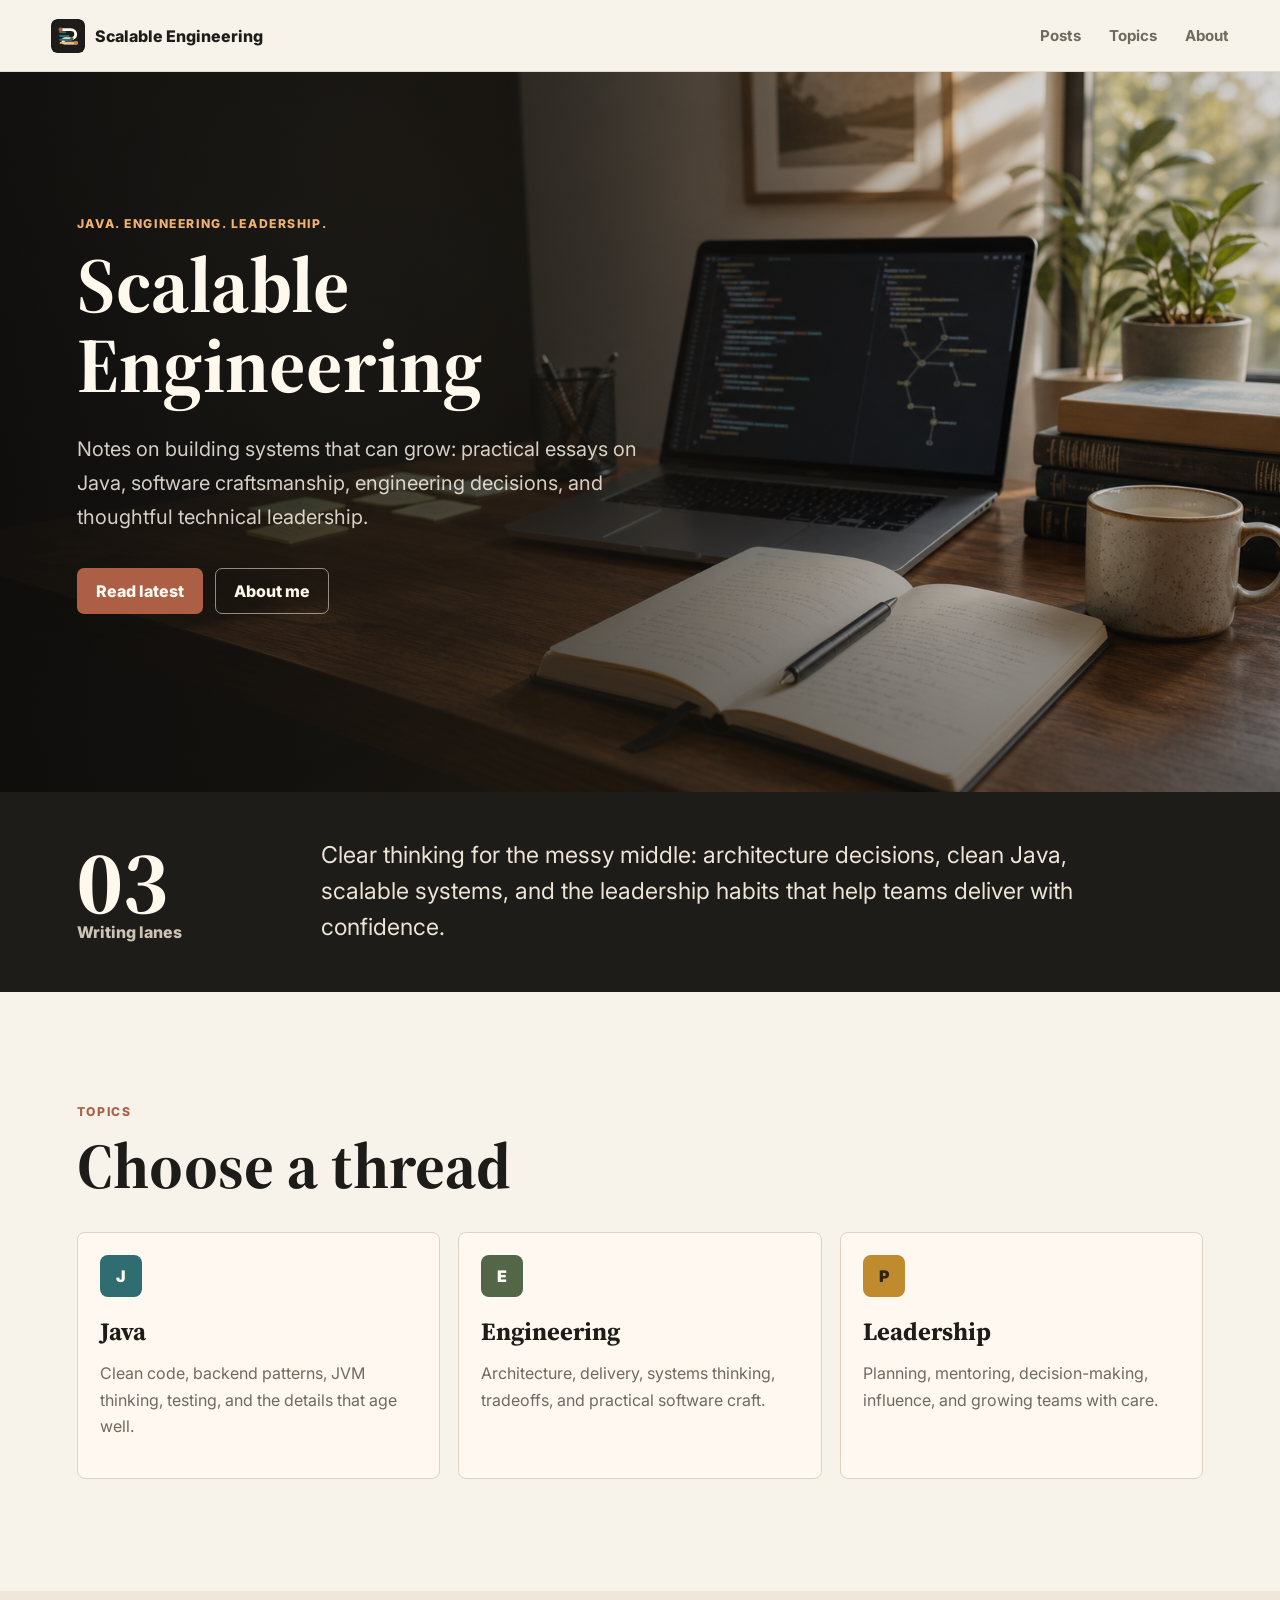
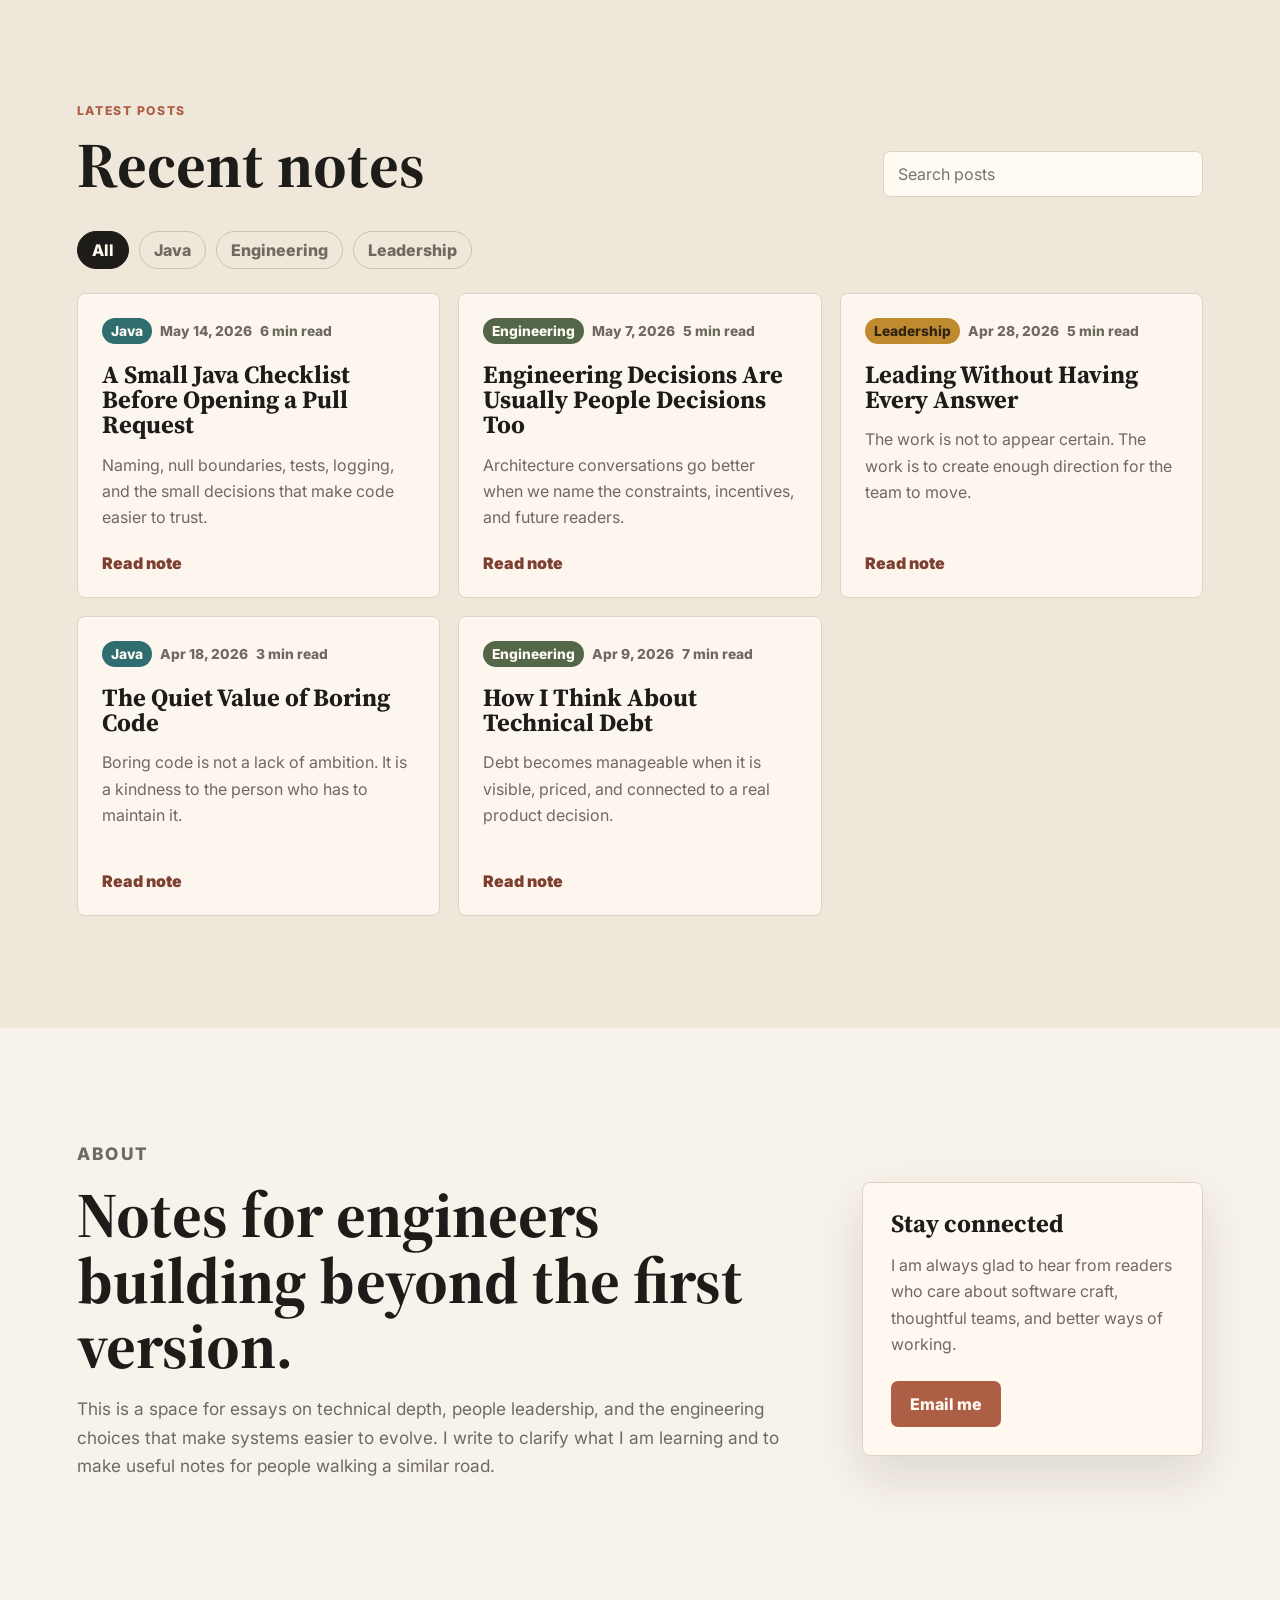
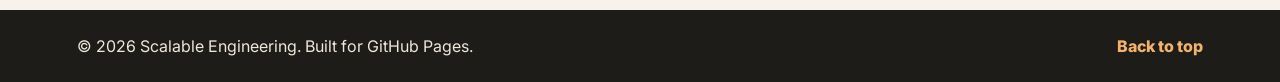
<file: index.html>
<!doctype html>
<html lang="en">
  <head>
    <meta charset="utf-8" />
    <meta name="viewport" content="width=device-width, initial-scale=1" />
    <title>Scalable Engineering | Java, Engineering, Leadership</title>
    <meta
      name="description"
      content="A personal blog on Java, scalable engineering practice, and leadership."
    />
    <meta name="theme-color" content="#f6f1e8" />
    <link rel="icon" type="image/svg+xml" href="assets/favicon.svg" />
    <link rel="preconnect" href="https://fonts.googleapis.com" />
    <link rel="preconnect" href="https://fonts.gstatic.com" crossorigin />
    <link
      href="https://fonts.googleapis.com/css2?family=Inter:wght@400;500;600;700;800&family=Source+Serif+4:opsz,wght@8..60,500;8..60,700&display=swap"
      rel="stylesheet"
    />
    <link rel="stylesheet" href="styles.css" />
  </head>
  <body>
    <header class="site-header">
      <a class="brand" href="#top" aria-label="Scalable Engineering home">
        <img class="brand-logo" src="assets/scalable-engineering-logo.svg" alt="" />
        <span>Scalable Engineering</span>
      </a>
      <nav class="site-nav" aria-label="Primary navigation">
        <a href="#posts">Posts</a>
        <a href="#topics">Topics</a>
        <a href="#about">About</a>
      </nav>
    </header>

    <main id="top">
      <section class="hero" aria-labelledby="hero-title">
        <img
          class="hero-image"
          src="assets/hero-blog.png"
          alt="A writing desk with a laptop, notebook, books, and planning notes"
        />
        <div class="hero-overlay"></div>
        <div class="hero-content">
          <p class="eyebrow">Java. Engineering. Leadership.</p>
          <h1 id="hero-title">Scalable Engineering</h1>
          <p class="hero-copy">
            Notes on building systems that can grow: practical essays on Java, software
            craftsmanship, engineering decisions, and thoughtful technical leadership.
          </p>
          <div class="hero-actions">
            <a class="button primary" href="#posts">Read latest</a>
            <a class="button secondary" href="#about">About me</a>
          </div>
        </div>
      </section>

      <section class="intro-band" aria-label="Featured writing themes">
        <div>
          <span class="metric">03</span>
          <span class="metric-label">Writing lanes</span>
        </div>
        <p>
          Clear thinking for the messy middle: architecture decisions, clean Java, scalable
          systems, and the leadership habits that help teams deliver with confidence.
        </p>
      </section>

      <section class="section" id="topics">
        <div class="section-heading">
          <p class="eyebrow">Topics</p>
          <h2>Choose a thread</h2>
        </div>
        <div class="topic-grid" id="topicGrid"></div>
      </section>

      <section class="section posts-section" id="posts">
        <div class="section-heading split">
          <div>
            <p class="eyebrow">Latest posts</p>
            <h2>Recent notes</h2>
          </div>
          <label class="search">
            <span class="sr-only">Search posts</span>
            <input id="searchInput" type="search" placeholder="Search posts" />
          </label>
        </div>
        <div class="filters" id="filters" aria-label="Filter posts by topic"></div>
        <div class="post-grid" id="postGrid"></div>
        <p class="empty-state" id="emptyState" hidden>No posts match that filter yet.</p>
      </section>

      <section class="about-band" id="about">
        <div class="about-copy">
          <p class="eyebrow">About</p>
          <h2>Notes for engineers building beyond the first version.</h2>
          <p>
            This is a space for essays on technical depth, people leadership, and the engineering
            choices that make systems easier to evolve. I write to clarify what I am learning and
            to make useful notes for people walking a similar road.
          </p>
        </div>
        <div class="newsletter-panel" aria-label="Contact panel">
          <h3>Stay connected</h3>
          <p>
            I am always glad to hear from readers who care about software craft, thoughtful teams,
            and better ways of working.
          </p>
          <a class="button primary" href="mailto:rajashree@example.com">Email me</a>
        </div>
      </section>
    </main>

    <footer class="site-footer">
      <p>&copy; <span id="year"></span> Scalable Engineering. Built for GitHub Pages.</p>
      <a href="#top">Back to top</a>
    </footer>

    <script src="script.js"></script>
  </body>
</html>
</file>
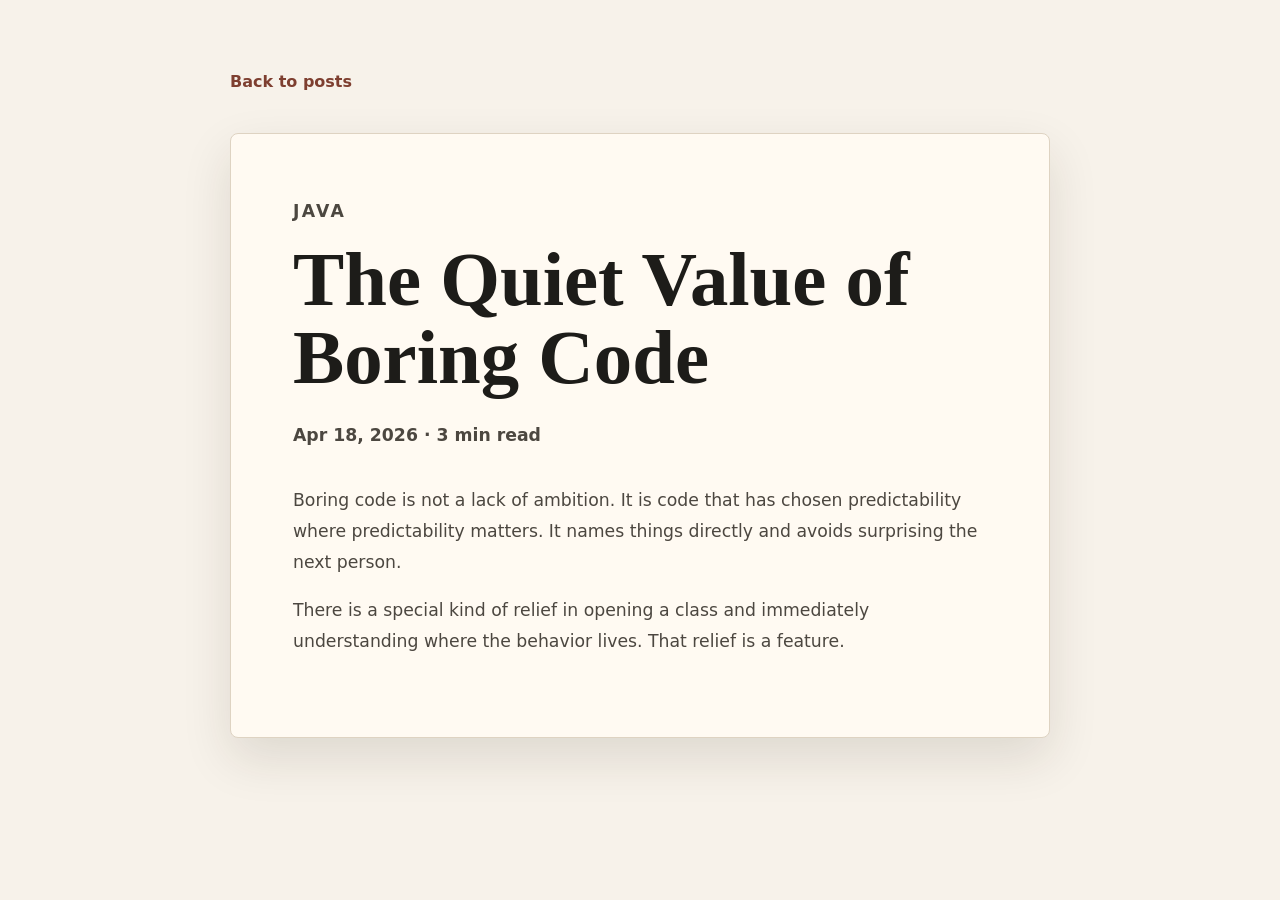
<file: posts/boring-code.html>
<!doctype html>
<html lang="en">
  <head>
    <meta charset="utf-8" />
    <meta name="viewport" content="width=device-width, initial-scale=1" />
    <title>The Quiet Value of Boring Code | Scalable Engineering</title>
    <link rel="stylesheet" href="../styles.css" />
    <link rel="stylesheet" href="post.css" />
  </head>
  <body>
    <main class="article-shell">
      <a class="back-link" href="../index.html#posts">Back to posts</a>
      <article class="article">
        <p class="eyebrow">Java</p>
        <h1>The Quiet Value of Boring Code</h1>
        <p class="article-meta">Apr 18, 2026 · 3 min read</p>
        <p>
          Boring code is not a lack of ambition. It is code that has chosen predictability where
          predictability matters. It names things directly and avoids surprising the next person.
        </p>
        <p>
          There is a special kind of relief in opening a class and immediately understanding where
          the behavior lives. That relief is a feature.
        </p>
      </article>
    </main>
  </body>
</html>
</file>
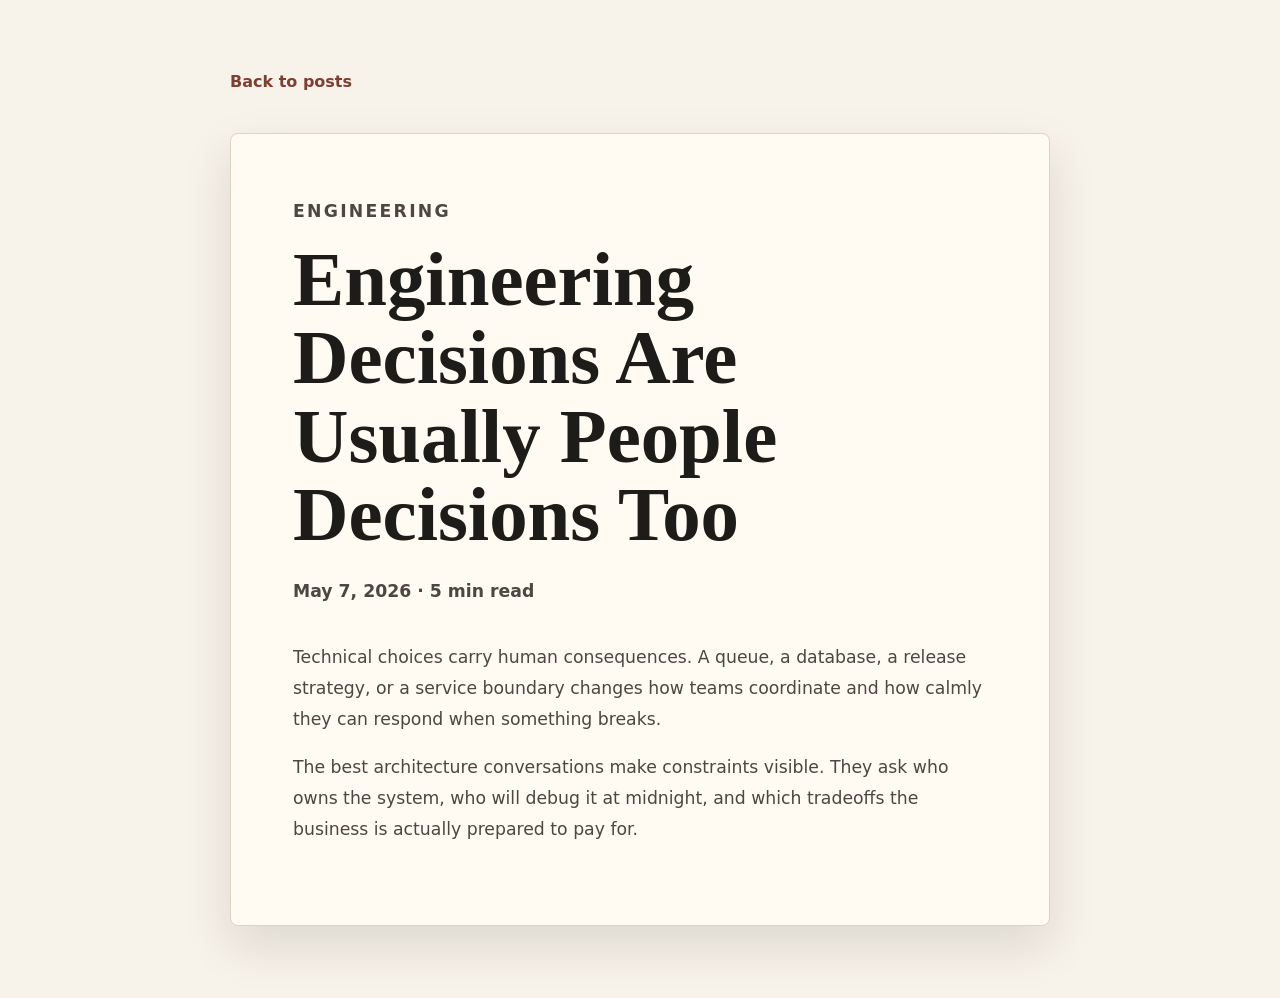
<file: posts/engineering-decisions-people-decisions.html>
<!doctype html>
<html lang="en">
  <head>
    <meta charset="utf-8" />
    <meta name="viewport" content="width=device-width, initial-scale=1" />
    <title>Engineering Decisions Are Usually People Decisions Too | Scalable Engineering</title>
    <link rel="stylesheet" href="../styles.css" />
    <link rel="stylesheet" href="post.css" />
  </head>
  <body>
    <main class="article-shell">
      <a class="back-link" href="../index.html#posts">Back to posts</a>
      <article class="article">
        <p class="eyebrow">Engineering</p>
        <h1>Engineering Decisions Are Usually People Decisions Too</h1>
        <p class="article-meta">May 7, 2026 · 5 min read</p>
        <p>
          Technical choices carry human consequences. A queue, a database, a release strategy, or a
          service boundary changes how teams coordinate and how calmly they can respond when
          something breaks.
        </p>
        <p>
          The best architecture conversations make constraints visible. They ask who owns the
          system, who will debug it at midnight, and which tradeoffs the business is actually
          prepared to pay for.
        </p>
      </article>
    </main>
  </body>
</html>
</file>
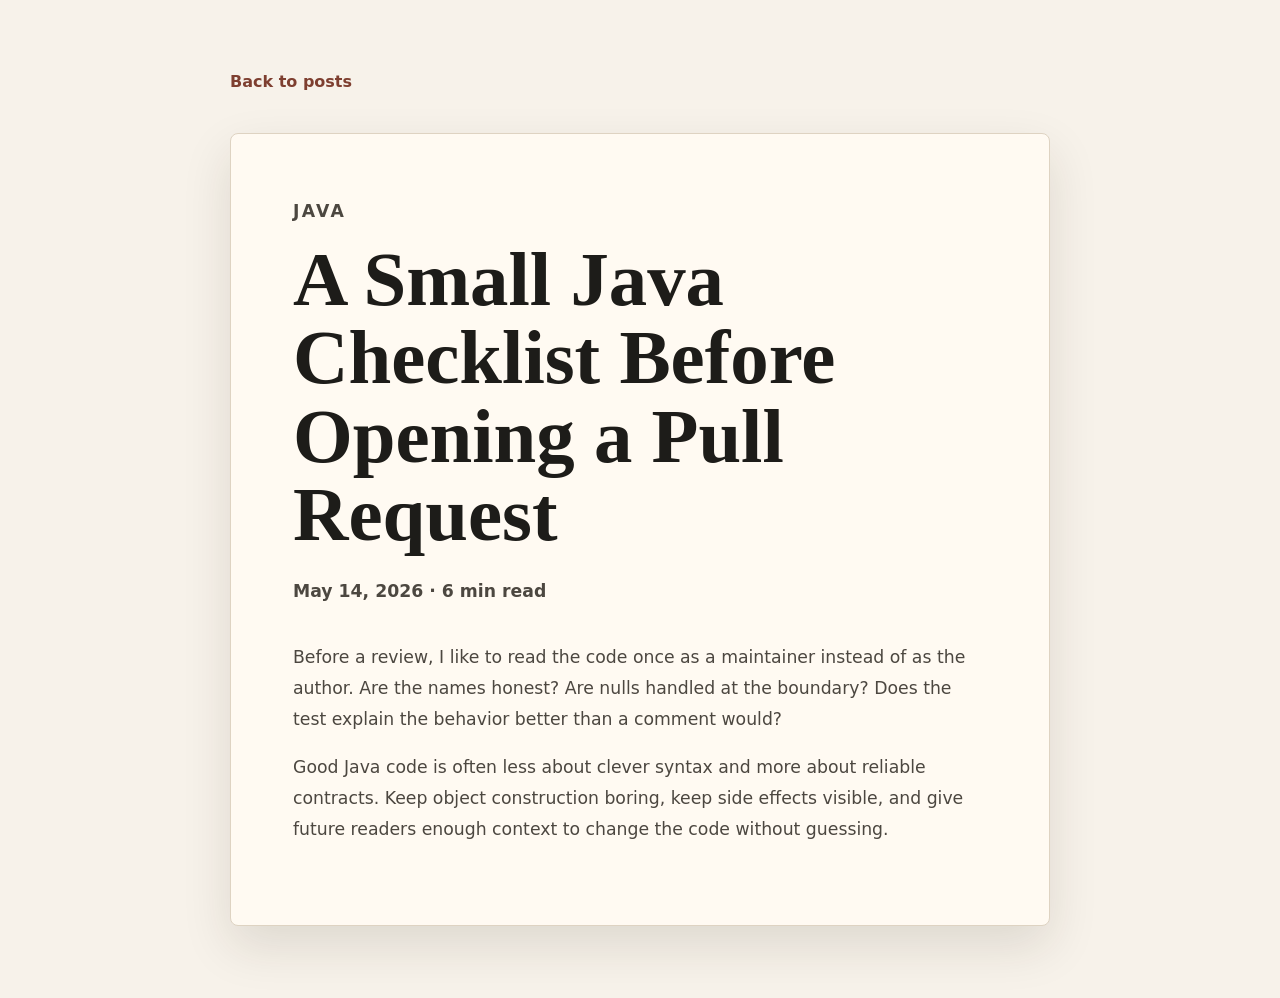
<file: posts/java-pr-checklist.html>
<!doctype html>
<html lang="en">
  <head>
    <meta charset="utf-8" />
    <meta name="viewport" content="width=device-width, initial-scale=1" />
    <title>A Small Java Checklist Before Opening a Pull Request | Scalable Engineering</title>
    <link rel="stylesheet" href="../styles.css" />
    <link rel="stylesheet" href="post.css" />
  </head>
  <body>
    <main class="article-shell">
      <a class="back-link" href="../index.html#posts">Back to posts</a>
      <article class="article">
        <p class="eyebrow">Java</p>
        <h1>A Small Java Checklist Before Opening a Pull Request</h1>
        <p class="article-meta">May 14, 2026 · 6 min read</p>
        <p>
          Before a review, I like to read the code once as a maintainer instead of as the author.
          Are the names honest? Are nulls handled at the boundary? Does the test explain the
          behavior better than a comment would?
        </p>
        <p>
          Good Java code is often less about clever syntax and more about reliable contracts. Keep
          object construction boring, keep side effects visible, and give future readers enough
          context to change the code without guessing.
        </p>
      </article>
    </main>
  </body>
</html>
</file>
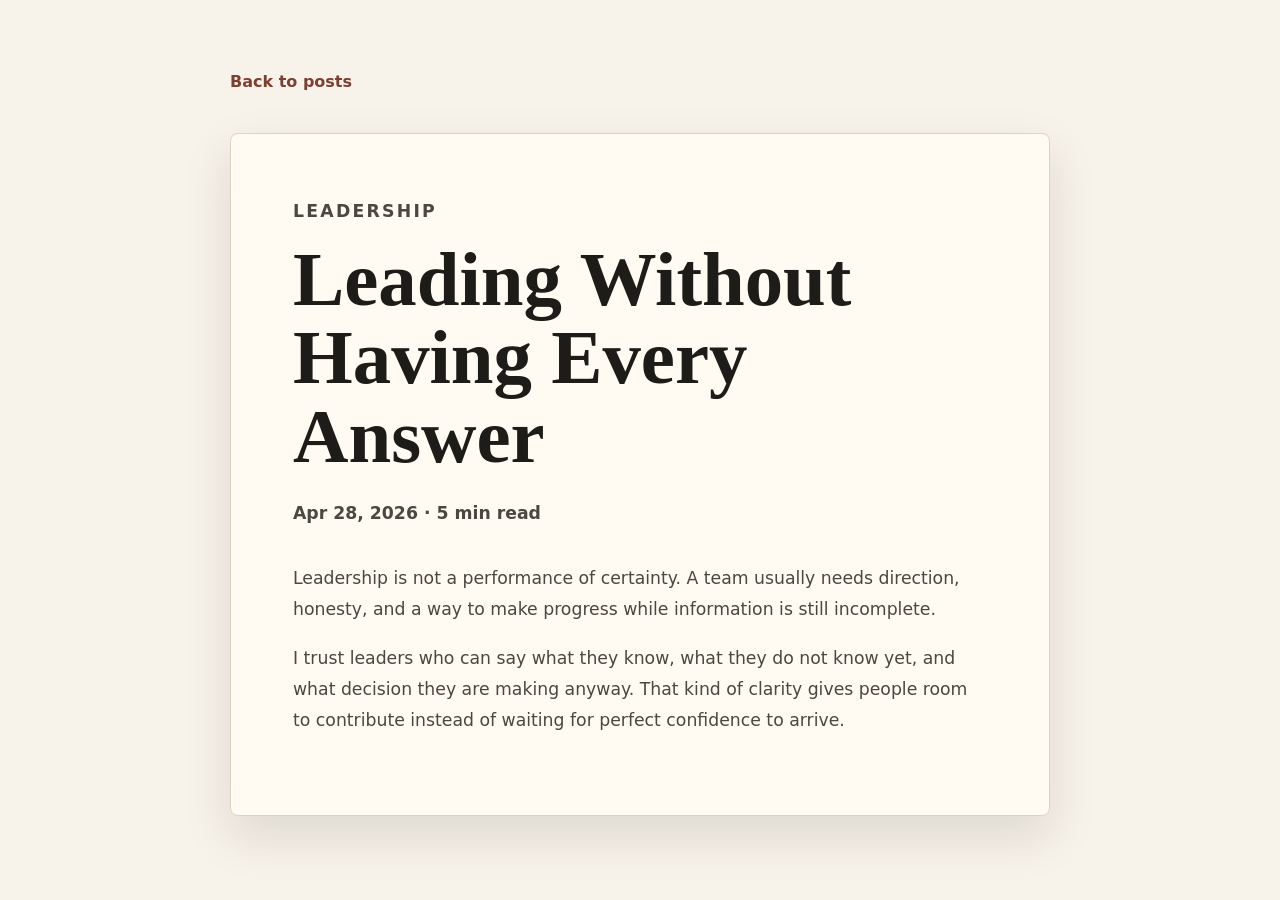
<file: posts/leading-without-every-answer.html>
<!doctype html>
<html lang="en">
  <head>
    <meta charset="utf-8" />
    <meta name="viewport" content="width=device-width, initial-scale=1" />
    <title>Leading Without Having Every Answer | Scalable Engineering</title>
    <link rel="stylesheet" href="../styles.css" />
    <link rel="stylesheet" href="post.css" />
  </head>
  <body>
    <main class="article-shell">
      <a class="back-link" href="../index.html#posts">Back to posts</a>
      <article class="article">
        <p class="eyebrow">Leadership</p>
        <h1>Leading Without Having Every Answer</h1>
        <p class="article-meta">Apr 28, 2026 · 5 min read</p>
        <p>
          Leadership is not a performance of certainty. A team usually needs direction, honesty,
          and a way to make progress while information is still incomplete.
        </p>
        <p>
          I trust leaders who can say what they know, what they do not know yet, and what decision
          they are making anyway. That kind of clarity gives people room to contribute instead of
          waiting for perfect confidence to arrive.
        </p>
      </article>
    </main>
  </body>
</html>
</file>
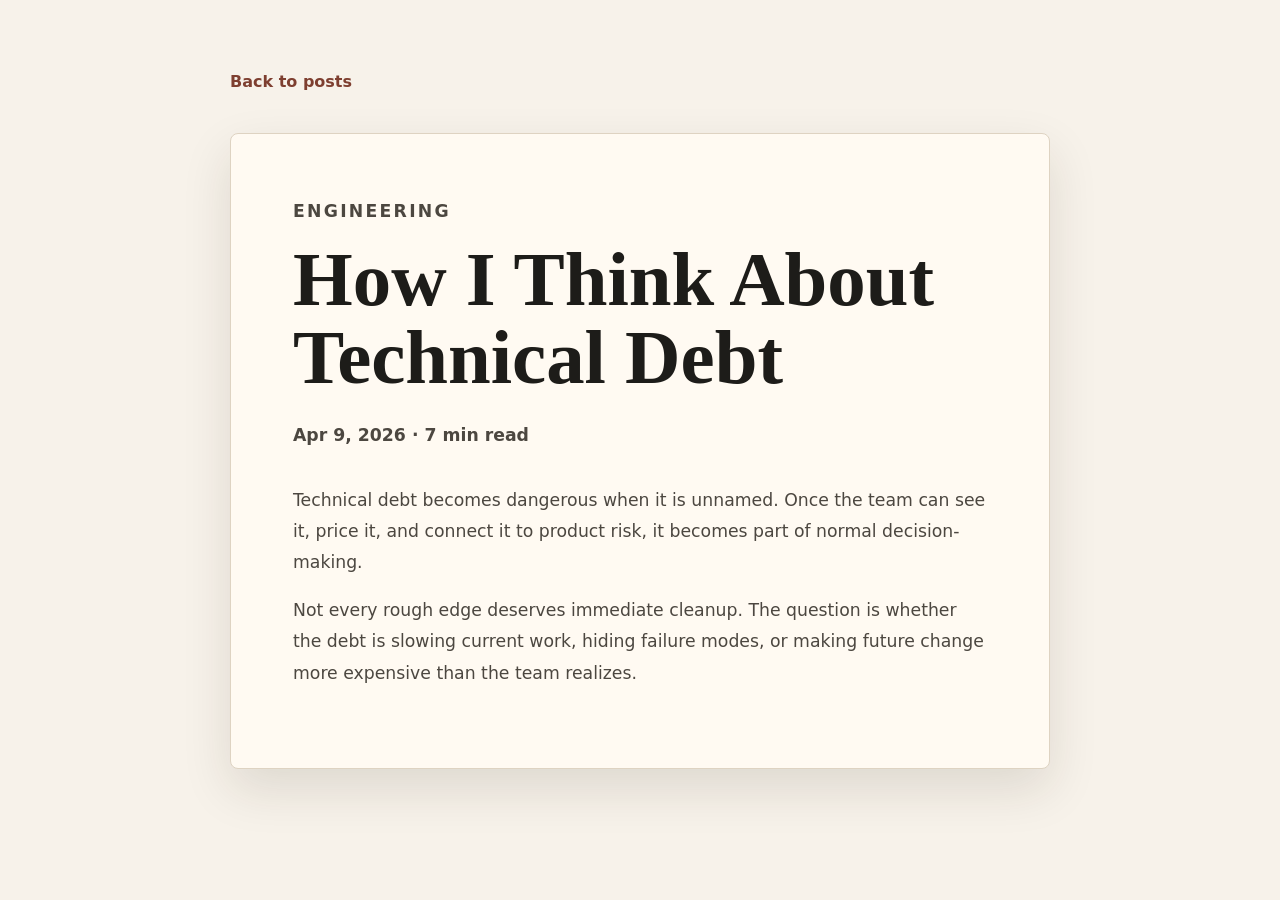
<file: posts/technical-debt.html>
<!doctype html>
<html lang="en">
  <head>
    <meta charset="utf-8" />
    <meta name="viewport" content="width=device-width, initial-scale=1" />
    <title>How I Think About Technical Debt | Scalable Engineering</title>
    <link rel="stylesheet" href="../styles.css" />
    <link rel="stylesheet" href="post.css" />
  </head>
  <body>
    <main class="article-shell">
      <a class="back-link" href="../index.html#posts">Back to posts</a>
      <article class="article">
        <p class="eyebrow">Engineering</p>
        <h1>How I Think About Technical Debt</h1>
        <p class="article-meta">Apr 9, 2026 · 7 min read</p>
        <p>
          Technical debt becomes dangerous when it is unnamed. Once the team can see it, price it,
          and connect it to product risk, it becomes part of normal decision-making.
        </p>
        <p>
          Not every rough edge deserves immediate cleanup. The question is whether the debt is
          slowing current work, hiding failure modes, or making future change more expensive than
          the team realizes.
        </p>
      </article>
    </main>
  </body>
</html>
</file>
<file: styles.css>
:root {
  --ink: #1d1c19;
  --muted: #6f6a60;
  --paper: #f7f2ea;
  --panel: #fffaf2;
  --line: #ded3c2;
  --terracotta: #ad5f45;
  --terracotta-dark: #7e3f30;
  --olive: #536647;
  --teal: #2f6d70;
  --gold: #c08a2f;
  --shadow: 0 20px 50px rgba(38, 30, 18, 0.12);
}

* {
  box-sizing: border-box;
}

html {
  scroll-behavior: smooth;
}

body {
  margin: 0;
  background: var(--paper);
  color: var(--ink);
  font-family: Inter, system-ui, -apple-system, BlinkMacSystemFont, "Segoe UI", sans-serif;
}

a {
  color: inherit;
}

.site-header {
  align-items: center;
  background: rgba(247, 242, 234, 0.9);
  backdrop-filter: blur(18px);
  border-bottom: 1px solid rgba(222, 211, 194, 0.78);
  display: flex;
  justify-content: space-between;
  left: 0;
  min-height: 72px;
  padding: 16px clamp(18px, 4vw, 56px);
  position: sticky;
  right: 0;
  top: 0;
  z-index: 20;
}

.brand {
  align-items: center;
  display: inline-flex;
  font-weight: 800;
  gap: 10px;
  letter-spacing: 0;
  text-decoration: none;
}

.brand-logo {
  align-items: center;
  border-radius: 6px;
  display: inline-flex;
  height: 34px;
  object-fit: contain;
  width: 34px;
}

.site-nav {
  display: flex;
  gap: clamp(14px, 3vw, 28px);
  font-size: 0.94rem;
  font-weight: 700;
}

.site-nav a {
  color: var(--muted);
  text-decoration: none;
}

.site-nav a:hover {
  color: var(--ink);
}

.hero {
  height: calc(88svh - 72px);
  max-height: 760px;
  min-height: 560px;
  overflow: hidden;
  position: relative;
}

.hero-image,
.hero-overlay {
  height: 100%;
  inset: 0;
  position: absolute;
  width: 100%;
}

.hero-image {
  object-fit: cover;
}

.hero-overlay {
  background:
    linear-gradient(90deg, rgba(16, 15, 13, 0.84) 0%, rgba(28, 24, 18, 0.68) 38%, rgba(28, 24, 18, 0.1) 76%),
    linear-gradient(0deg, rgba(16, 15, 13, 0.48), rgba(16, 15, 13, 0.08) 42%);
}

.hero-content {
  color: #fff8ed;
  max-width: 760px;
  padding: clamp(92px, 16vh, 160px) clamp(20px, 6vw, 80px) 80px;
  position: relative;
  z-index: 1;
}

.eyebrow {
  color: var(--terracotta);
  font-size: 0.76rem;
  font-weight: 800;
  letter-spacing: 0.13em;
  margin: 0 0 14px;
  text-transform: uppercase;
}

.hero .eyebrow {
  color: #f2b26f;
}

h1,
h2,
h3 {
  font-family: "Source Serif 4", Georgia, serif;
  letter-spacing: 0;
  line-height: 1.02;
  margin: 0;
}

h1 {
  font-size: clamp(2.75rem, 6.1vw, 5rem);
  max-width: 760px;
}

h2 {
  font-size: clamp(2.1rem, 5vw, 4.4rem);
}

h3 {
  font-size: 1.55rem;
}

.hero-copy {
  color: rgba(255, 248, 237, 0.82);
  font-size: clamp(1rem, 1.8vw, 1.25rem);
  line-height: 1.7;
  margin: 28px 0 0;
  max-width: 620px;
}

.hero-actions {
  display: flex;
  flex-wrap: wrap;
  gap: 12px;
  margin-top: 34px;
}

.button {
  align-items: center;
  border: 1px solid transparent;
  border-radius: 7px;
  display: inline-flex;
  font-weight: 800;
  justify-content: center;
  min-height: 46px;
  padding: 0 18px;
  text-decoration: none;
}

.button.primary {
  background: var(--terracotta);
  color: #fffaf3;
}

.button.primary:hover {
  background: var(--terracotta-dark);
}

.button.secondary {
  border-color: rgba(255, 248, 237, 0.52);
  color: #fff8ed;
}

.intro-band {
  align-items: center;
  background: var(--ink);
  color: #fff8ed;
  display: grid;
  gap: 24px;
  grid-template-columns: minmax(120px, 220px) minmax(0, 820px);
  padding: clamp(24px, 5vw, 46px) clamp(20px, 6vw, 80px);
}

.metric {
  display: block;
  font-family: "Source Serif 4", Georgia, serif;
  font-size: clamp(3rem, 7vw, 6rem);
  font-weight: 700;
  line-height: 0.9;
}

.metric-label {
  color: #cfc4b3;
  font-weight: 800;
}

.intro-band p {
  color: #eee4d5;
  font-size: clamp(1.06rem, 2vw, 1.45rem);
  line-height: 1.55;
  margin: 0;
}

.section {
  padding: clamp(58px, 9vw, 112px) clamp(20px, 6vw, 80px);
}

.section-heading {
  margin: 0 auto 34px;
  max-width: 1180px;
}

.section-heading.split {
  align-items: end;
  display: flex;
  gap: 18px;
  justify-content: space-between;
}

.topic-grid,
.post-grid {
  display: grid;
  gap: 18px;
  margin: 0 auto;
  max-width: 1180px;
}

.topic-grid {
  grid-template-columns: repeat(3, minmax(0, 1fr));
}

.topic-card,
.post-card,
.newsletter-panel {
  background: rgba(255, 250, 242, 0.84);
  border: 1px solid var(--line);
  border-radius: 8px;
  box-shadow: 0 1px 0 rgba(255, 255, 255, 0.7) inset;
}

.topic-card {
  min-height: 220px;
  padding: 22px;
}

.topic-icon {
  align-items: center;
  border-radius: 8px;
  color: #fffaf3;
  display: inline-flex;
  font-weight: 900;
  height: 42px;
  justify-content: center;
  margin-bottom: 22px;
  width: 42px;
}

.topic-card:nth-child(1) .topic-icon {
  background: var(--teal);
}

.topic-card:nth-child(2) .topic-icon {
  background: var(--olive);
}

.topic-card:nth-child(3) .topic-icon {
  background: var(--gold);
  color: #2f2412;
}

.topic-card p,
.post-card p,
.about-copy p,
.newsletter-panel p {
  color: var(--muted);
  line-height: 1.65;
}

.posts-section {
  background: #efe7d9;
}

.search input {
  background: var(--panel);
  border: 1px solid var(--line);
  border-radius: 7px;
  color: var(--ink);
  font: inherit;
  min-height: 46px;
  min-width: min(320px, 72vw);
  padding: 0 14px;
}

.filters {
  display: flex;
  flex-wrap: wrap;
  gap: 10px;
  margin: 0 auto 24px;
  max-width: 1180px;
}

.filter-button {
  background: transparent;
  border: 1px solid #cfc1ad;
  border-radius: 999px;
  color: var(--muted);
  cursor: pointer;
  font: inherit;
  font-weight: 800;
  min-height: 38px;
  padding: 0 14px;
}

.filter-button.is-active {
  background: var(--ink);
  border-color: var(--ink);
  color: #fff8ed;
}

.post-grid {
  grid-template-columns: repeat(3, minmax(0, 1fr));
}

.post-card {
  display: flex;
  flex-direction: column;
  min-height: 300px;
  padding: 24px;
}

.post-meta {
  align-items: center;
  color: var(--muted);
  display: flex;
  flex-wrap: wrap;
  font-size: 0.86rem;
  font-weight: 800;
  gap: 8px;
  margin-bottom: 18px;
}

.post-tag {
  border-radius: 999px;
  color: #fffaf3;
  padding: 5px 9px;
}

.post-tag.java {
  background: var(--teal);
}

.post-tag.engineering {
  background: var(--olive);
}

.post-tag.leadership {
  background: var(--gold);
  color: #2f2412;
}

.post-card h3 {
  margin-bottom: 14px;
}

.post-card p {
  margin: 0;
}

.post-link {
  color: var(--terracotta-dark);
  font-weight: 900;
  margin-top: auto;
  padding-top: 22px;
  text-decoration: none;
}

.post-link:hover {
  text-decoration: underline;
}

.empty-state {
  color: var(--muted);
  font-weight: 800;
  margin: 24px auto 0;
  max-width: 1180px;
}

.about-band {
  align-items: center;
  display: grid;
  gap: clamp(24px, 6vw, 78px);
  grid-template-columns: minmax(0, 1.35fr) minmax(280px, 0.65fr);
  padding: clamp(58px, 9vw, 112px) clamp(20px, 6vw, 80px);
}

.about-copy {
  max-width: 780px;
}

.about-copy p {
  font-size: 1.08rem;
}

.newsletter-panel {
  box-shadow: var(--shadow);
  padding: 28px;
}

.newsletter-panel .button {
  margin-top: 8px;
}

.site-footer {
  align-items: center;
  background: var(--ink);
  color: #efe7d9;
  display: flex;
  justify-content: space-between;
  padding: 26px clamp(20px, 6vw, 80px);
}

.site-footer p {
  margin: 0;
}

.site-footer a {
  color: #f2b26f;
  font-weight: 800;
  text-decoration: none;
}

.sr-only {
  height: 1px;
  left: -10000px;
  overflow: hidden;
  position: absolute;
  top: auto;
  width: 1px;
}

@media (max-width: 920px) {
  .topic-grid,
  .post-grid {
    grid-template-columns: repeat(2, minmax(0, 1fr));
  }

  .about-band {
    grid-template-columns: 1fr;
  }
}

@media (max-width: 680px) {
  .site-header {
    align-items: flex-start;
    flex-direction: column;
    gap: 14px;
  }

  .hero {
    height: auto;
    min-height: 680px;
  }

  .hero-content {
    padding-top: 86px;
  }

  .intro-band,
  .section-heading.split,
  .site-footer {
    align-items: flex-start;
    flex-direction: column;
  }

  .intro-band {
    grid-template-columns: 1fr;
  }

  .topic-grid,
  .post-grid {
    grid-template-columns: 1fr;
  }

  .search,
  .search input {
    width: 100%;
  }
}
</file>
<file: posts/post.css>
.article-shell {
  margin: 0 auto;
  max-width: 860px;
  padding: clamp(28px, 6vw, 72px) 20px;
}

.back-link {
  color: var(--terracotta-dark);
  display: inline-flex;
  font-weight: 900;
  margin-bottom: 42px;
  text-decoration: none;
}

.back-link:hover {
  text-decoration: underline;
}

.article {
  background: var(--panel);
  border: 1px solid var(--line);
  border-radius: 8px;
  box-shadow: var(--shadow);
  padding: clamp(28px, 6vw, 62px);
}

.article h1 {
  color: var(--ink);
  font-size: clamp(2.4rem, 7vw, 4.8rem);
  max-width: 780px;
}

.article-meta {
  color: var(--muted);
  font-weight: 800;
  margin: 22px 0 34px;
}

.article p {
  color: #4c4740;
  font-size: 1.08rem;
  line-height: 1.8;
}
</file>
